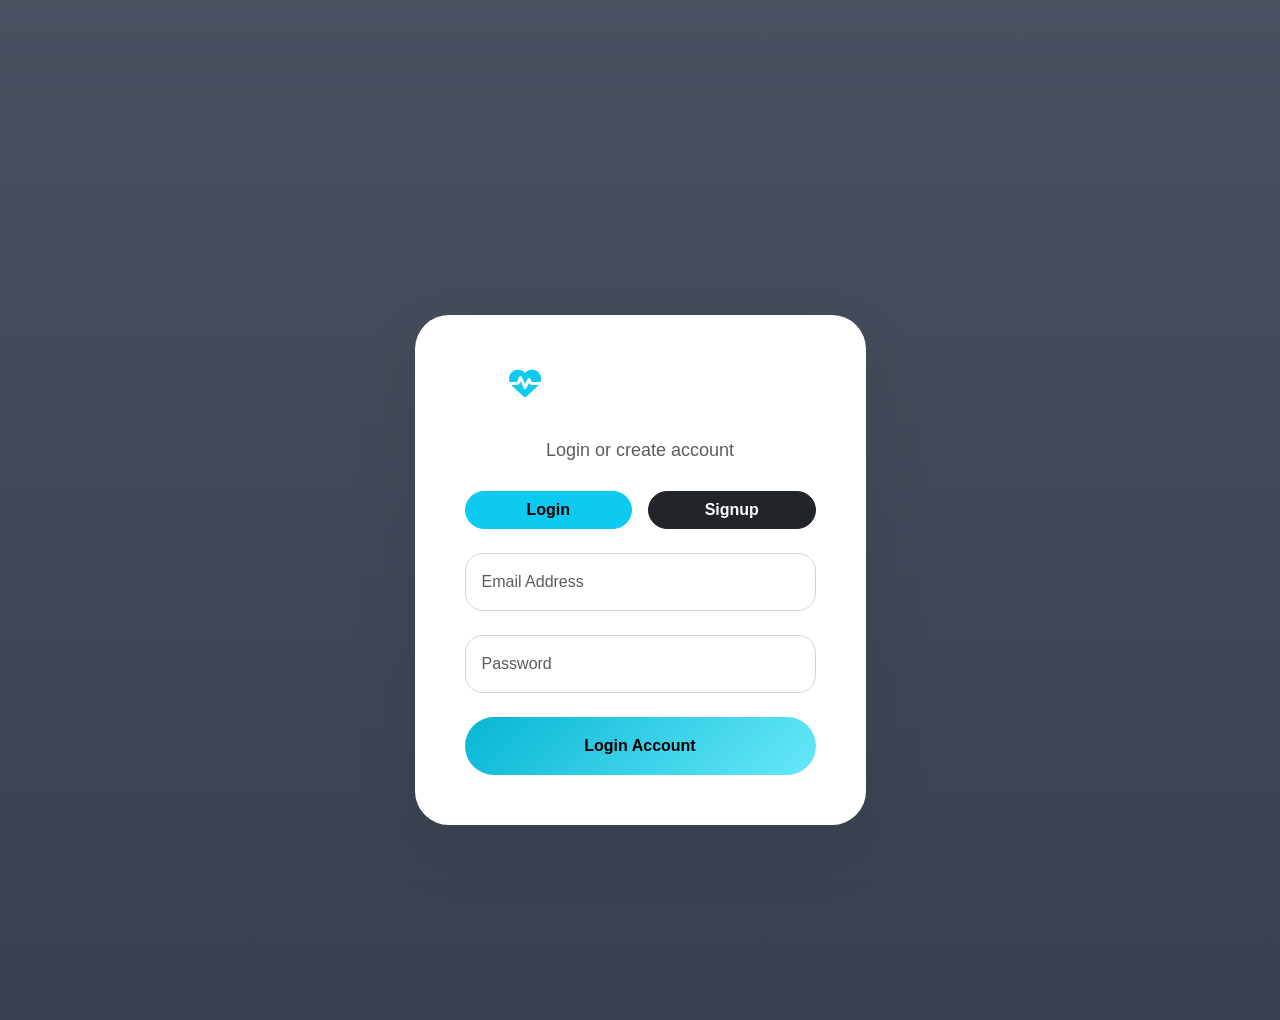
<file: index.html>
<!DOCTYPE html>
<html lang="en">

<head>
    <meta charset="UTF-8">
    <meta name="viewport" content="width=device-width, initial-scale=1.0">

    <title>MediCare Plus</title>

    <link href="https://cdn.jsdelivr.net/npm/bootstrap@5.3.3/dist/css/bootstrap.min.css" rel="stylesheet">

    <link rel="stylesheet" href="https://cdnjs.cloudflare.com/ajax/libs/font-awesome/6.5.1/css/all.min.css">

    <link rel="stylesheet" href="style.css">
</head>

<body>
    <div id="preloader">
        <div class="loader"></div>
    </div>

    <div id="toastBox"></div>

    <button id="themeToggle" class="theme-toggle">
        <i class="fa-solid fa-moon"></i>
    </button>

    <button id="backToTop" class="back-top-btn">
        <i class="fa-solid fa-arrow-up"></i>
    </button>

    <nav class="navbar navbar-expand-lg fixed-top medical-navbar">

        <div class="container">

            <a class="navbar-brand medical-logo" href="index.html">

                <i class="fa-solid fa-heart-pulse"></i>
                MediCare Plus

            </a>

            <button class="navbar-toggler menu-btn" type="button" data-bs-toggle="collapse" data-bs-target="#navbarNav">

                <i class="fa-solid fa-bars"></i>

            </button>

            <div class="collapse navbar-collapse" id="navbarNav">

                <ul class="navbar-nav mx-auto">

                    <li class="nav-item">
                        <a class="nav-link active" href="index.html">

                            Home

                        </a>
                    </li>

                    <li class="nav-item">
                        <a class="nav-link" href="doctors.html">

                            Doctors

                        </a>
                    </li>

                    <li class="nav-item">
                        <a class="nav-link" href="services.html">
                            Services
                        </a>
                    </li>
                    <li class="nav-item">
            <a class="nav-link" href="appointment.html">
              Book Appointment
            </a>
          </li>

                </ul>

                <a href="auth.html" class="medical-btn">

                        Logout / Signup

                    </a>

            </div>

        </div>

    </nav>

    <section class="hero-section">

        <div class="container">

            <div class="row align-items-center g-5">

                <div class="col-lg-6">

                    <span class="hero-tag">
                        Trusted Medical Services
                    </span>

                    <h1>
                        Advanced Healthcare For Modern Life
                    </h1>

                    <p>
                        MediCare Plus provides world-class healthcare services,
                        experienced doctors and premium patient care with modern technology.
                    </p>

                    <div class="hero-buttons">

                        <a href="appointment.html" class="primary-btn">

                            Book Appointment

                        </a>

                        <a href="doctors.html" class="secondary-btn">

                            Our Doctors

                        </a>

                    </div>

                </div>

                <div class="col-lg-6">

                    <div class="hero-image-box">

                        <img
                            src="https://images.unsplash.com/photo-1584515933487-779824d29309?auto=format&fit=crop&w=900&q=80">

                    </div>

                </div>

            </div>

        </div>

    </section>

    <section class="stats-section">

        <div class="container">

            <div class="row g-4">

                <div class="col-md-3 col-6">

                    <div class="stat-card">

                        <h3 class="counter" data-target="120">

                            0

                        </h3>

                        <p>Doctors</p>

                    </div>

                </div>

                <div class="col-md-3 col-6">

                    <div class="stat-card">

                        <h3 class="counter" data-target="3500">

                            0

                        </h3>

                        <p>Patients</p>

                    </div>

                </div>

                <div class="col-md-3 col-6">

                    <div class="stat-card">

                        <h3 class="counter" data-target="15">

                            0

                        </h3>

                        <p>Departments</p>

                    </div>

                </div>

                <div class="col-md-3 col-6">

                    <div class="stat-card">

                        <h3>24/7</h3>

                        <p>Emergency</p>

                    </div>

                </div>

            </div>

        </div>

    </section>

    <section class="services-section">

        <div class="container">

            <div class="section-title text-center mb-5">

                <span>Medical Services</span>

                <h2>Our Healthcare Departments</h2>

                <p>
                    Premium healthcare services with advanced medical technology.
                </p>

            </div>

            <div class="row g-4">

                <div class="col-md-6 col-lg-3">

                    <div class="service-card">

                        <i class="fa-solid fa-heart-pulse"></i>

                        <h4>Cardiology</h4>

                        <p>
                            Advanced heart care treatments with expert specialists.
                        </p>

                    </div>

                </div>

                <div class="col-md-6 col-lg-3">

                    <div class="service-card">

                        <i class="fa-solid fa-brain"></i>

                        <h4>Neurology</h4>

                        <p>
                            Modern neurological care with latest equipment.
                        </p>

                    </div>

                </div>

                <div class="col-md-6 col-lg-3">

                    <div class="service-card">

                        <i class="fa-solid fa-user-doctor"></i>

                        <h4>General Surgery</h4>

                        <p>
                            Safe and modern surgical procedures by experts.
                        </p>

                    </div>

                </div>

                <div class="col-md-6 col-lg-3">

                    <div class="service-card">

                        <i class="fa-solid fa-stethoscope"></i>

                        <h4>Diagnostics</h4>

                        <p>
                            Accurate diagnostics and premium patient care.
                        </p>

                    </div>

                </div>

            </div>

        </div>

    </section>

    <section class="emergency-section">

        <div class="container">

            <div class="emergency-box">

                <div>

                    <span>Emergency Support</span>

                    <h2>
                        24/7 Emergency Medical Care
                    </h2>

                    <p>
                        Immediate medical support available anytime for emergencies.
                    </p>

                </div>

                <a href="appointment.html" class="primary-btn">

                    Call Emergency

                </a>

            </div>

        </div>

    </section>

    <section class="testimonial-section">

        <div class="container">

            <div class="section-title text-center mb-5">

                <span>Patient Reviews</span>

                <h2>What Patients Say</h2>

            </div>

            <div class="row g-4">

                <div class="col-md-4">

                    <div class="testimonial-card">

                        <i class="fa-solid fa-quote-left"></i>

                        <p>
                            Excellent doctors and premium patient care services.
                        </p>

                        <h5>Rahul Sharma</h5>

                    </div>

                </div>

                <div class="col-md-4">

                    <div class="testimonial-card">

                        <i class="fa-solid fa-quote-left"></i>

                        <p>
                            Very professional staff and modern hospital facilities.
                        </p>

                        <h5>Priya Mehta</h5>

                    </div>

                </div>

                <div class="col-md-4">

                    <div class="testimonial-card">

                        <i class="fa-solid fa-quote-left"></i>

                        <p>
                            Best healthcare experience with supportive doctors.
                        </p>

                        <h5>Aman Khan</h5>

                    </div>

                </div>

            </div>

        </div>

    </section>

    <footer class="medical-footer">

        <div class="container">

            <div class="row g-5">

                <div class="col-lg-4">

                    <h3>

                        <i class="fa-solid fa-heart-pulse"></i>
                        MediCare Plus

                    </h3>

                    <p>
                        Premium healthcare services with trusted doctors and modern treatment.
                    </p>

                </div>

                <div class="col-lg-2">

                    <h4>Links</h4>

                    <ul>

                        <li><a href="index.html">Home</a></li>

                        <li><a href="doctors.html">Doctors</a></li>

                        <li><a href="appointment.html">Appointment</a></li>

                    </ul>

                </div>

                <div class="col-lg-3">

                    <h4>Departments</h4>

                    <ul>

                        <li>Cardiology</li>
                        <li>Neurology</li>
                        <li>Surgery</li>
                        <li>Diagnostics</li>

                    </ul>

                </div>

                <div class="col-lg-3">

                    <h4>Contact</h4>

                    <p>+91 9876543210</p>
                    <p>support@medicareplus.com</p>
                    <p>Pune, Maharashtra</p>

                </div>

            </div>

            <div class="footer-bottom">

                <p>
                    © 2026 MediCare Plus. All Rights Reserved.
                </p>

            </div>

        </div>

    </footer>

    <script src="https://cdn.jsdelivr.net/npm/bootstrap@5.3.3/dist/js/bootstrap.bundle.min.js"></script>

    <script src="script.js"></script>
    <script src="auth.js"></script>

</body>

</html>
</file>
<file: style.css>
* {
    margin: 0;
    padding: 0;
    box-sizing: border-box;
}

:root {
    --primary: #06b6d4;
    --primary-dark: #0891b2;
    --dark: #0f172a;
    --light: #f8fafc;
    --white: #ffffff;
    --text: #1e293b;
    --muted: #64748b;
}

body {
    font-family: Arial, sans-serif;
    background: var(--light);
    color: var(--text);
    overflow-x: hidden;
}

/* NAVBAR */

.medical-navbar {
    background: rgba(15, 23, 42, 0.92);
    backdrop-filter: blur(18px);
    padding: 18px 0;
    transition: 0.3s;
    box-shadow: 0 12px 40px rgba(0, 0, 0, 0.2);
}

.medical-logo {
    color: white !important;
    font-size: 30px;
    font-weight: 900;
}

.medical-logo i {
    color: var(--primary);
    margin-right: 8px;
}

.menu-btn {
    color: white;
    border: none;
    font-size: 24px;
}

.nav-link {
    color: #d1d5db !important;
    margin: 0 12px;
    font-weight: 800;
}

.nav-link:hover,
.nav-link.active {
    color: var(--primary) !important;
}

.medical-btn {
    background: linear-gradient(135deg, var(--primary), #67e8f9);
    color: black;
    text-decoration: none;
    padding: 13px 28px;
    border-radius: 50px;
    font-weight: 900;
}

/* HERO */

.hero-section,
.page-hero {
    min-height: 100vh;
    background:
        linear-gradient(rgba(15, 23, 42, 0.75), rgba(15, 23, 42, 0.82)),
        url("https://images.unsplash.com/photo-1587351021759-3e566b6af7cc?auto=format&fit=crop&w=1600&q=80");
    background-size: cover;
    background-position: center;
    display: flex;
    align-items: center;
    color: white;
    padding-top: 120px;
}

.page-hero {
    min-height: 55vh;
}

.hero-tag {
    display: inline-block;
    background: rgba(255, 255, 255, 0.08);
    color: #67e8f9;
    padding: 12px 28px;
    border-radius: 50px;
    font-weight: 900;
    margin-bottom: 24px;
}

.hero-section h1,
.page-hero h1 {
    font-size: 72px;
    font-weight: 900;
    line-height: 1.05;
    margin-bottom: 24px;
}

.hero-section p,
.page-hero p {
    color: #e2e8f0;
    font-size: 18px;
    line-height: 1.9;
}

.hero-buttons {
    display: flex;
    gap: 18px;
    margin-top: 35px;
    flex-wrap: wrap;
}

.primary-btn,
.secondary-btn {
    min-height: 56px;
    padding: 0 32px;
    border-radius: 50px;
    display: inline-flex;
    align-items: center;
    justify-content: center;
    text-decoration: none;
    font-weight: 900;
}

.primary-btn {
    background: linear-gradient(135deg, var(--primary), #67e8f9);
    color: black;
}

.secondary-btn {
    background: rgba(255, 255, 255, 0.08);
    color: white;
    border: 1px solid rgba(255, 255, 255, 0.12);
}

.hero-image-box {
    background: rgba(255, 255, 255, 0.08);
    padding: 20px;
    border-radius: 34px;
    backdrop-filter: blur(18px);
}

.hero-image-box img {
    width: 100%;
    height: 520px;
    object-fit: cover;
    border-radius: 24px;
}

/* STATS */

.stats-section {
    margin-top: -70px;
    position: relative;
    z-index: 10;
}

.stat-card {
    background: white;
    border-radius: 30px;
    padding: 40px;
    text-align: center;
    box-shadow: 0 25px 70px rgba(15, 23, 42, 0.08);
}

.stat-card h3 {
    color: var(--primary);
    font-size: 52px;
    font-weight: 900;
}

.stat-card p {
    color: var(--muted);
    font-weight: 800;
}

/* SECTION */

.section-title span {
    color: var(--primary);
    font-weight: 900;
}

.section-title h2 {
    font-size: 52px;
    font-weight: 900;
    margin: 18px 0;
}

.section-title p {
    color: var(--muted);
}

/* SERVICES */

.services-section {
    padding: 110px 0;
}

.service-card {
    background: white;
    border-radius: 30px;
    padding: 40px;
    text-align: center;
    box-shadow: 0 25px 70px rgba(15, 23, 42, 0.08);
    transition: 0.3s;
    height: 100%;
}

.service-card:hover {
    transform: translateY(-10px);
}

.service-card i {
    width: 90px;
    height: 90px;
    background: #cffafe;
    color: var(--primary);
    border-radius: 50%;
    display: flex;
    align-items: center;
    justify-content: center;
    font-size: 36px;
    margin: auto;
    margin-bottom: 24px;
}

.service-card h4 {
    font-weight: 900;
    margin-bottom: 16px;
}

.service-card p {
    color: var(--muted);
    line-height: 1.8;
}

/* EMERGENCY */

.emergency-section {
    padding-bottom: 100px;
}

.emergency-box {
    background:
        linear-gradient(rgba(15, 23, 42, 0.8), rgba(15, 23, 42, 0.8)),
        url("https://images.unsplash.com/photo-1516549655169-df83a0774514?auto=format&fit=crop&w=1600&q=80");
    background-size: cover;
    background-position: center;
    color: white;
    border-radius: 40px;
    padding: 70px;
    display: flex;
    justify-content: space-between;
    align-items: center;
    gap: 30px;
}

.emergency-box span {
    color: #67e8f9;
    font-weight: 900;
}

.emergency-box h2 {
    font-size: 48px;
    font-weight: 900;
}

.emergency-box p {
    color: #e2e8f0;
}

/* TESTIMONIAL */

.testimonial-section {
    padding: 110px 0;
    background: #f1f5f9;
}

.testimonial-card {
    background: white;
    border-radius: 32px;
    padding: 40px;
    box-shadow: 0 25px 70px rgba(15, 23, 42, 0.08);
}

.testimonial-card i {
    font-size: 48px;
    color: var(--primary);
}

.testimonial-card p {
    color: var(--muted);
    line-height: 1.9;
    margin: 22px 0;
}

.testimonial-card h5 {
    font-weight: 900;
}

/* DOCTORS */

.doctors-section {
    padding: 110px 0;
}

.doctor-card {
    background: white;
    border-radius: 32px;
    padding: 35px;
    text-align: center;
    box-shadow: 0 25px 70px rgba(15, 23, 42, 0.08);
    transition: 0.3s;
}

.doctor-card:hover {
    transform: translateY(-10px);
}

.doctor-card img {
    width: 140px;
    height: 140px;
    border-radius: 50%;
    object-fit: cover;
    margin-bottom: 20px;
}

.doctor-card h4 {
    font-weight: 900;
}

.doctor-card p {
    color: var(--muted);
}

/* APPOINTMENT */

.appointment-section {
    padding: 110px 0;
}

.appointment-form-box {
    background: white;
    padding: 50px;
    border-radius: 34px;
    box-shadow: 0 25px 70px rgba(15, 23, 42, 0.08);
}

.appointment-form-box h2 {
    font-weight: 900;
    margin-bottom: 30px;
}

.medical-input {
    width: 100%;
    border: 1px solid #d1d5db;
    border-radius: 18px;
    padding: 16px;
}

.medical-input:focus {
    border-color: var(--primary);
    box-shadow: none;
}

.medical-submit-btn {
    width: 100%;
    height: 58px;
    border: none;
    border-radius: 50px;
    background: linear-gradient(135deg, var(--primary), #67e8f9);
    color: black;
    font-weight: 900;
}

/* FOOTER */

.medical-footer {
    background: var(--dark);
    color: white;
    padding: 80px 0 25px;
}

.medical-footer h3,
.medical-footer h4 {
    font-weight: 900;
    margin-bottom: 20px;
}

.medical-footer h3 i {
    color: var(--primary);
}

.medical-footer p,
.medical-footer li {
    color: #cbd5e1;
}

.medical-footer ul {
    list-style: none;
    padding: 0;
}

.medical-footer ul li {
    margin-bottom: 12px;
}

.medical-footer ul li a {
    color: #cbd5e1;
    text-decoration: none;
}

.footer-bottom {
    border-top: 1px solid rgba(255, 255, 255, 0.08);
    margin-top: 40px;
    padding-top: 20px;
    text-align: center;
}

/* RESPONSIVE */

@media(max-width:991px) {

    .hero-section,
    .page-hero {
        text-align: center;
        padding: 140px 0 90px;
    }

    .hero-section h1,
    .page-hero h1 {
        font-size: 48px;
    }

    .hero-buttons {
        justify-content: center;
    }

    .hero-image-box img {
        height: 420px;
    }

    .emergency-box {
        flex-direction: column;
        text-align: center;
    }

}

@media(max-width:576px) {

    .hero-section h1,
    .page-hero h1 {
        font-size: 36px;
    }

    .section-title h2,
    .emergency-box h2 {
        font-size: 34px;
    }

    .appointment-form-box {
        padding: 30px;
    }

}

/* DOCTOR EXTRA */

.doctor-info {
    display: flex;
    flex-direction: column;
    gap: 10px;
    margin: 20px 0;
}

.doctor-info span {
    background: #ecfeff;
    color: #0891b2;
    padding: 10px 14px;
    border-radius: 14px;
    font-weight: 700;
    font-size: 14px;
}

.doctor-btn {
    display: inline-flex;
    background: linear-gradient(135deg, var(--primary), #67e8f9);
    color: black;
    text-decoration: none;
    padding: 12px 22px;
    border-radius: 50px;
    font-weight: 900;
    margin-top: 12px;
}

/* FOOTER SOCIAL */

.footer-socials {
    display: flex;
    gap: 14px;
    margin-top: 25px;
}

.footer-socials a {
    width: 46px;
    height: 46px;
    border-radius: 50%;
    background: rgba(255, 255, 255, 0.08);
    color: white;
    display: flex;
    align-items: center;
    justify-content: center;
    text-decoration: none;
    transition: 0.3s;
}

.footer-socials a:hover {
    background: linear-gradient(135deg, var(--primary), #67e8f9);
    color: black;
    transform: translateY(-4px);
}

@media(max-width:991px) {
    .navbar-collapse {
        background: #0f172a;
        padding: 20px;
        border-radius: 20px;
        margin-top: 15px;
    }

    .hero-section,
    .page-hero {
        text-align: center;
        padding: 140px 0 80px;
    }

    .hero-section h1,
    .page-hero h1 {
        font-size: 42px;
    }

    .hero-buttons {
        justify-content: center;
    }

    .hero-image-box img {
        height: 380px;
    }

    .emergency-box {
        flex-direction: column;
        text-align: center;
        padding: 45px 25px;
    }
}

@media(max-width:576px) {

    .hero-section h1,
    .page-hero h1 {
        font-size: 32px;
    }

    .section-title h2,
    .emergency-box h2 {
        font-size: 30px;
    }

    .appointment-form-box {
        padding: 25px;
    }

    .doctor-card,
    .service-card,
    .testimonial-card {
        padding: 28px;
    }

    .medical-btn {
        display: inline-flex;
        justify-content: center;
        margin-top: 10px;
    }
}

/* DAY 3 ADVANCED */

#preloader {
    position: fixed;
    inset: 0;
    background: #0f172a;
    display: flex;
    align-items: center;
    justify-content: center;
    z-index: 99999;
}

.loader {
    width: 65px;
    height: 65px;
    border: 6px solid rgba(255, 255, 255, 0.15);
    border-top-color: #06b6d4;
    border-radius: 50%;
    animation: spin 0.8s linear infinite;
}

@keyframes spin {
    to {
        transform: rotate(360deg);
    }
}

#toastBox {
    position: fixed;
    top: 100px;
    right: 20px;
    z-index: 9999;
}

.custom-toast {
    background: linear-gradient(135deg, #06b6d4, #67e8f9);
    color: #0f172a;
    padding: 14px 24px;
    border-radius: 50px;
    margin-bottom: 12px;
    font-weight: 900;
    box-shadow: 0 12px 35px rgba(0, 0, 0, 0.25);
}

.theme-toggle,
.back-top-btn {
    position: fixed;
    right: 20px;
    width: 55px;
    height: 55px;
    border: none;
    border-radius: 50%;
    background: linear-gradient(135deg, #06b6d4, #67e8f9);
    color: #0f172a;
    z-index: 999;
    box-shadow: 0 12px 30px rgba(0, 0, 0, 0.25);
}

.theme-toggle {
    bottom: 90px;
}

.back-top-btn {
    bottom: 20px;
    opacity: 0;
    visibility: hidden;
    transition: 0.3s;
}

.back-top-btn.show {
    opacity: 1;
    visibility: visible;
}

.doctor-search-box input {
    width: 100%;
    max-width: 520px;
    height: 58px;
    border: none;
    border-radius: 50px;
    padding: 0 24px;
    background: white;
    box-shadow: 0 18px 45px rgba(15, 23, 42, 0.08);
    outline: none;
}

.doctor-card {
    position: relative;
}

.doctor-fav-btn {
    position: absolute;
    top: 18px;
    right: 18px;
    width: 45px;
    height: 45px;
    border: none;
    border-radius: 50%;
    background: white;
    color: #06b6d4;
    box-shadow: 0 12px 30px rgba(0, 0, 0, 0.16);
}

.doctor-fav-btn.active {
    background: #06b6d4;
    color: white;
}

.faq-section {
    background: #f8fafc;
    padding: 90px 0;
}

.faq-box {
    max-width: 850px;
    margin: auto;
}

.faq-item {
    background: white;
    border-radius: 22px;
    padding: 22px;
    margin-bottom: 18px;
    box-shadow: 0 12px 35px rgba(15, 23, 42, 0.06);
}

.faq-question {
    display: flex;
    justify-content: space-between;
    align-items: center;
    cursor: pointer;
}

.faq-question h5 {
    margin: 0;
    font-weight: 900;
}

.faq-answer {
    max-height: 0;
    overflow: hidden;
    transition: 0.3s;
}

.faq-item.active .faq-answer {
    max-height: 180px;
    padding-top: 18px;
}

.dark-mode {
    background: #020617;
    color: white;
}

.dark-mode .services-section,
.dark-mode .testimonial-section,
.dark-mode .doctors-section,
.dark-mode .appointment-section,
.dark-mode .faq-section {
    background: #020617 !important;
}

.dark-mode .service-card,
.dark-mode .testimonial-card,
.dark-mode .doctor-card,
.dark-mode .appointment-form-box,
.dark-mode .stat-card,
.dark-mode .faq-item {
    background: #111827;
    color: white;
}

.dark-mode .service-card p,
.dark-mode .testimonial-card p,
.dark-mode .doctor-card p,
.dark-mode .stat-card p,
.dark-mode .faq-answer p {
    color: #cbd5e1;
}

.dark-mode .medical-input,
.dark-mode .doctor-search-box input {
    background: #020617;
    color: white;
    border-color: #334155;
}

@media(max-width:576px) {
    #toastBox {
        left: 15px;
        right: 15px;
    }

    .custom-toast {
        text-align: center;
    }
}
</file>
